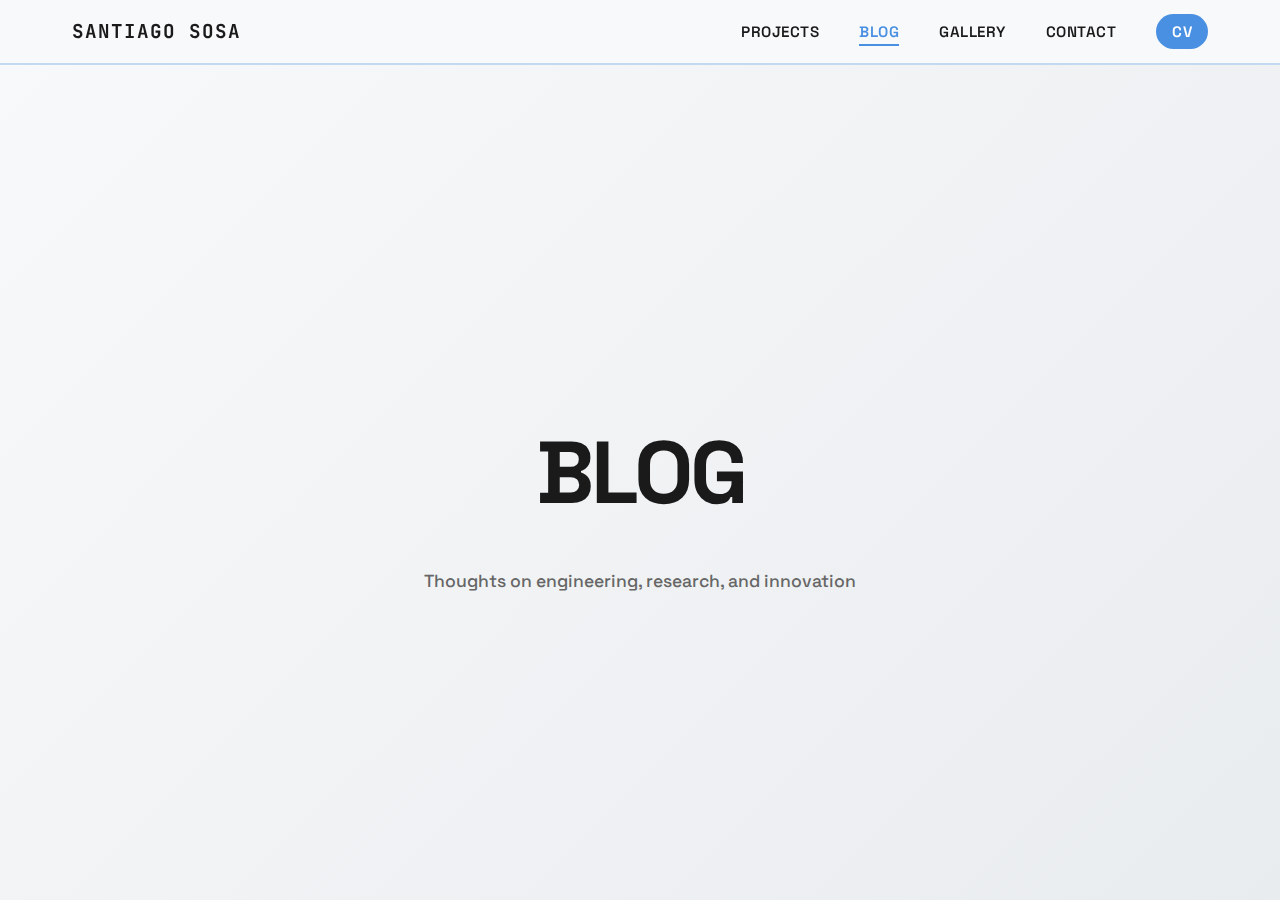
<file: blog.html>
<!DOCTYPE html>
<html lang="en">
<head>
    <meta charset="UTF-8">
    <meta name="viewport" content="width=device-width, initial-scale=1.0">
    <title>Blog - Santiago Sosa</title>
    <link href="https://fonts.googleapis.com/css2?family=Space+Grotesk:wght@300;400;500;600;700&family=JetBrains+Mono:wght@400;500;600;700&display=swap" rel="stylesheet">
    <link rel="stylesheet" href="css/styles.css">
</head>
<body>
    <nav class="nav">
        <div class="nav-container">
            <a href="index.html" class="nav-logo">Santiago Sosa</a>
            <ul class="nav-links">
                <li><a href="projects.html">Projects</a></li>
                <li><a href="blog.html" class="active">Blog</a></li>
                <li><a href="gallery.html">Gallery</a></li>
                <li><a href="contact.html">Contact</a></li>
                <li><a href="assets/Santiago_Sosa_CV.pdf" class="cv-link" target="_blank">CV</a></li>
            </ul>
            <button class="mobile-menu-toggle">☰</button>
        </div>
    </nav>

    <main>
        <section class="hero-section">
            <div class="hero-content">
                <h1>Blog</h1>
                <div class="tagline">Thoughts on engineering, research, and innovation</div>
            </div>
        </section>
        
        <!-- Add your blog content here -->
    </main>

    <script src="js/main.js"></script>
</body>
</html>
</file>
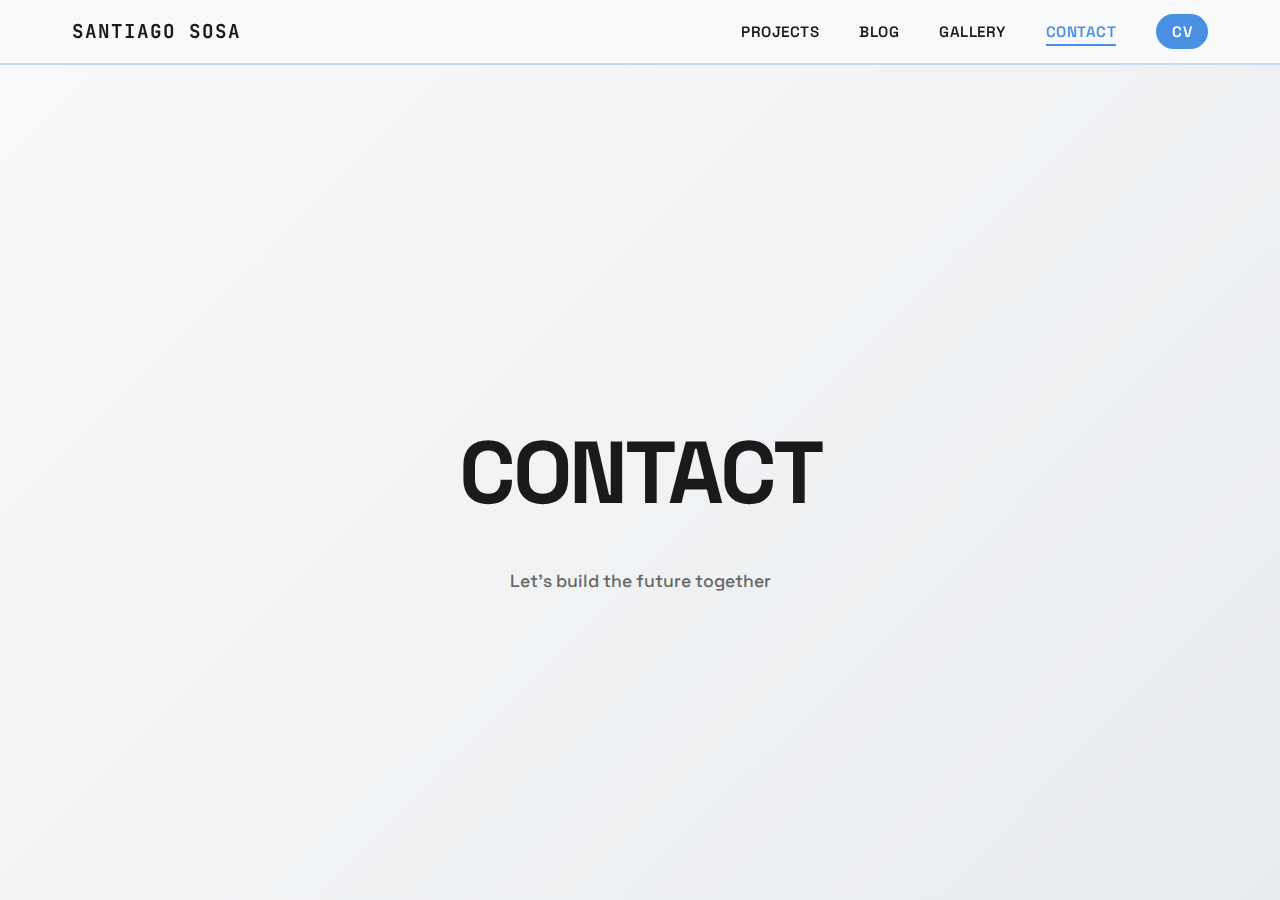
<file: contact.html>
<!DOCTYPE html>
<html lang="en">
<head>
    <meta charset="UTF-8">
    <meta name="viewport" content="width=device-width, initial-scale=1.0">
    <title>Contact - Santiago Sosa</title>
    <link href="https://fonts.googleapis.com/css2?family=Space+Grotesk:wght@300;400;500;600;700&family=JetBrains+Mono:wght@400;500;600;700&display=swap" rel="stylesheet">
    <link rel="stylesheet" href="css/styles.css">
</head>
<body>
    <nav class="nav">
        <div class="nav-container">
            <a href="index.html" class="nav-logo">Santiago Sosa</a>
            <ul class="nav-links">
                <li><a href="projects.html">Projects</a></li>
                <li><a href="blog.html">Blog</a></li>
                <li><a href="gallery.html">Gallery</a></li>
                <li><a href="contact.html" class="active">Contact</a></li>
                <li><a href="assets/Santiago_Sosa_CV.pdf" class="cv-link" target="_blank">CV</a></li>
            </ul>
            <button class="mobile-menu-toggle">☰</button>
        </div>
    </nav>

    <main>
        <section class="hero-section">
            <div class="hero-content">
                <h1>Contact</h1>
                <div class="tagline">Let's build the future together</div>
            </div>
        </section>
        
        <!-- Add your contact content here -->
    </main>

    <script src="js/main.js"></script>
</body>
</html>
</file>
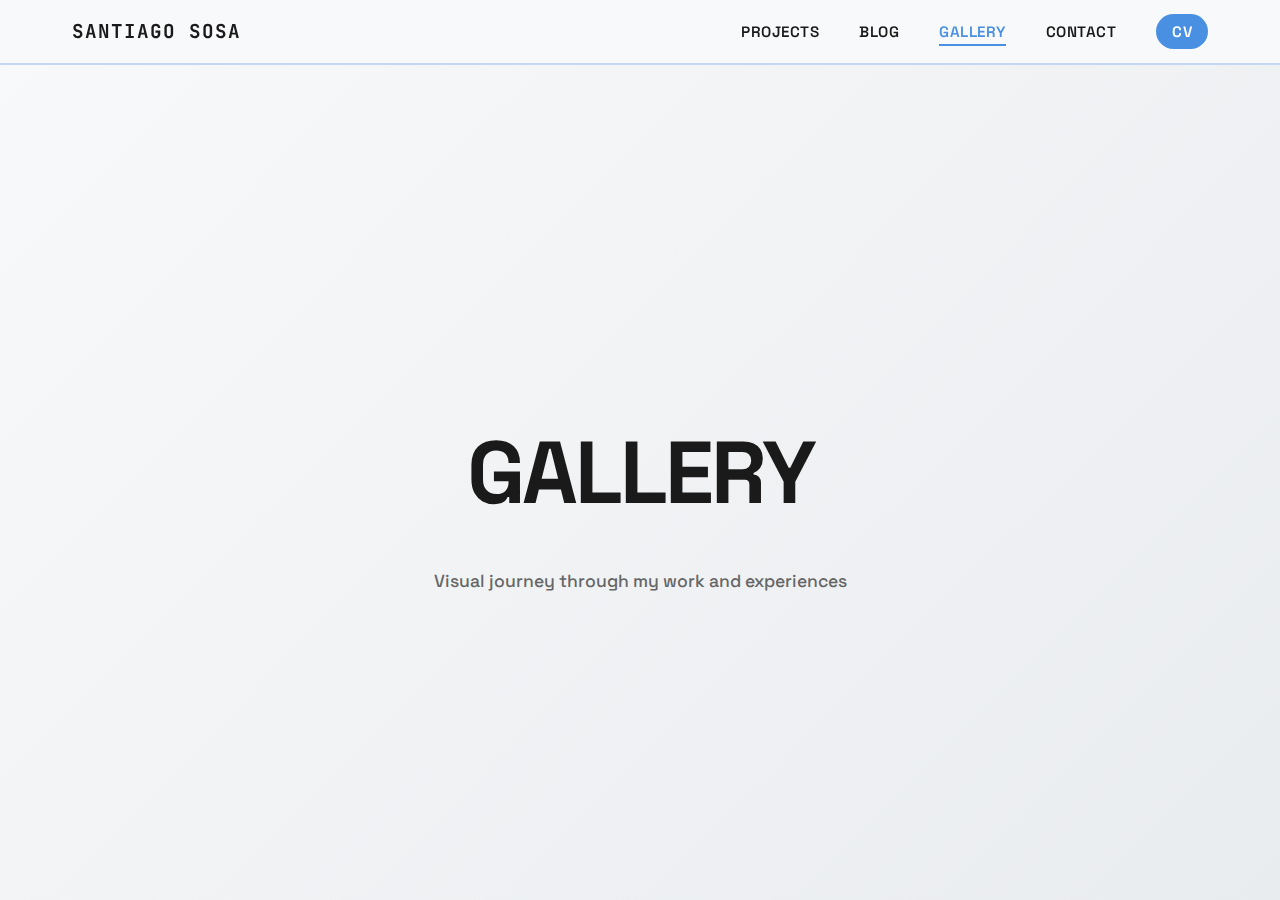
<file: gallery.html>
<!DOCTYPE html>
<html lang="en">
<head>
    <meta charset="UTF-8">
    <meta name="viewport" content="width=device-width, initial-scale=1.0">
    <title>Gallery - Santiago Sosa</title>
    <link href="https://fonts.googleapis.com/css2?family=Space+Grotesk:wght@300;400;500;600;700&family=JetBrains+Mono:wght@400;500;600;700&display=swap" rel="stylesheet">
    <link rel="stylesheet" href="css/styles.css">
</head>
<body>
    <nav class="nav">
        <div class="nav-container">
            <a href="index.html" class="nav-logo">Santiago Sosa</a>
            <ul class="nav-links">
                <li><a href="projects.html">Projects</a></li>
                <li><a href="blog.html">Blog</a></li>
                <li><a href="gallery.html" class="active">Gallery</a></li>
                <li><a href="contact.html">Contact</a></li>
                <li><a href="assets/Santiago_Sosa_CV.pdf" class="cv-link" target="_blank">CV</a></li>
            </ul>
            <button class="mobile-menu-toggle">☰</button>
        </div>
    </nav>

    <main>
        <section class="hero-section">
            <div class="hero-content">
                <h1>Gallery</h1>
                <div class="tagline">Visual journey through my work and experiences</div>
            </div>
        </section>
        
        <!-- Add your gallery content here -->
    </main>

    <script src="js/main.js"></script>
</body>
</html>
</file>
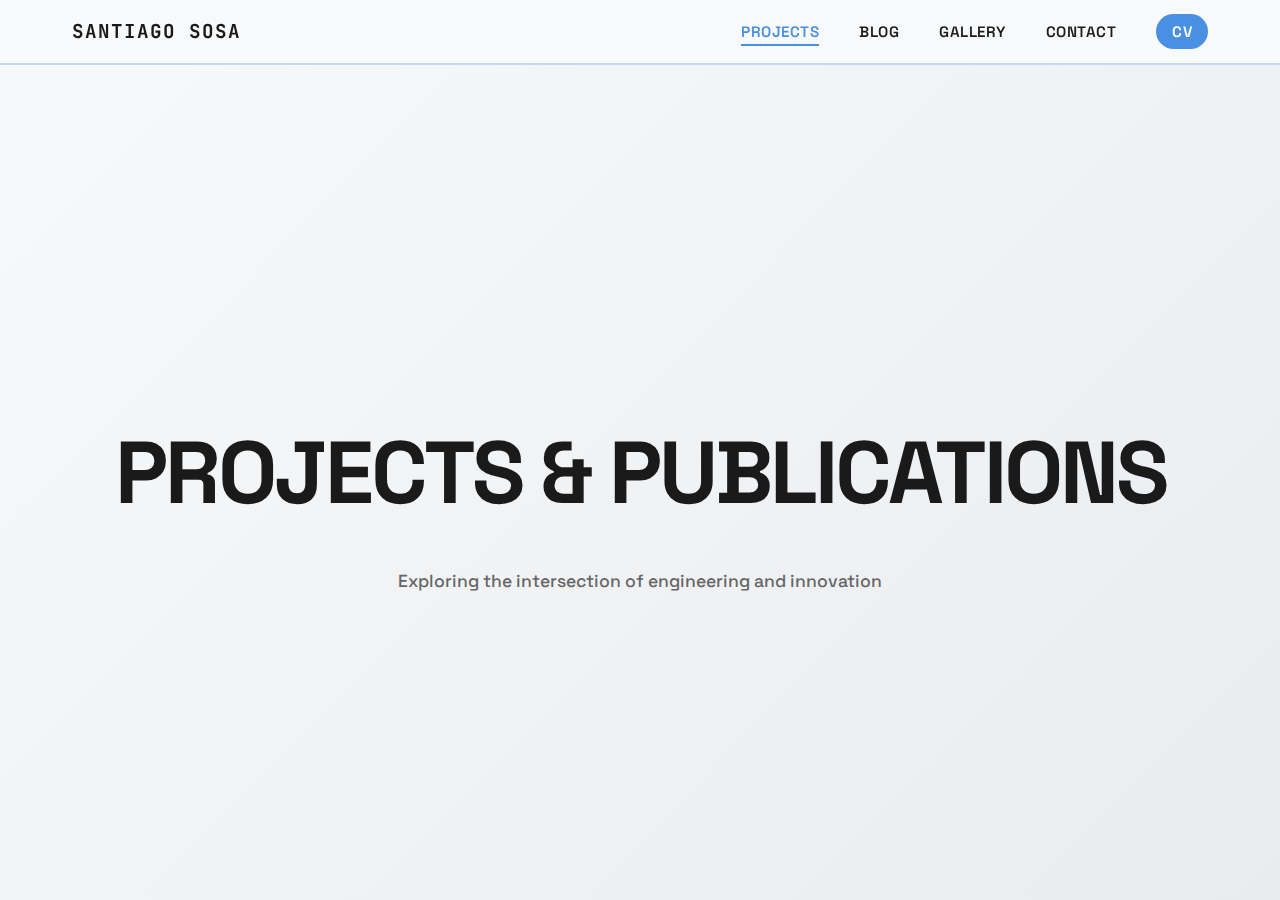
<file: projects.html>
<!DOCTYPE html>
<html lang="en">
<head>
    <meta charset="UTF-8">
    <meta name="viewport" content="width=device-width, initial-scale=1.0">
    <title>Projects & Publications - Santiago Sosa</title>
    <link href="https://fonts.googleapis.com/css2?family=Space+Grotesk:wght@300;400;500;600;700&family=JetBrains+Mono:wght@400;500;600;700&display=swap" rel="stylesheet">
    <link rel="stylesheet" href="css/styles.css">
</head>
<body>
    <nav class="nav">
        <div class="nav-container">
            <a href="index.html" class="nav-logo">Santiago Sosa</a>
            <ul class="nav-links">
                <li><a href="projects.html" class="active">Projects</a></li>
                <li><a href="blog.html">Blog</a></li>
                <li><a href="gallery.html">Gallery</a></li>
                <li><a href="contact.html">Contact</a></li>
                <li><a href="assets/Santiago_Sosa_CV.pdf" class="cv-link" target="_blank">CV</a></li>
            </ul>
            <button class="mobile-menu-toggle">☰</button>
        </div>
    </nav>

    <main>
        <section class="hero-section">
            <div class="hero-content">
                <h1>Projects & Publications</h1>
                <div class="tagline">Exploring the intersection of engineering and innovation</div>
            </div>
        </section>
        
        <!-- Add your projects content here -->
    </main>

    <script src="js/main.js"></script>
</body>
</html>
</file>
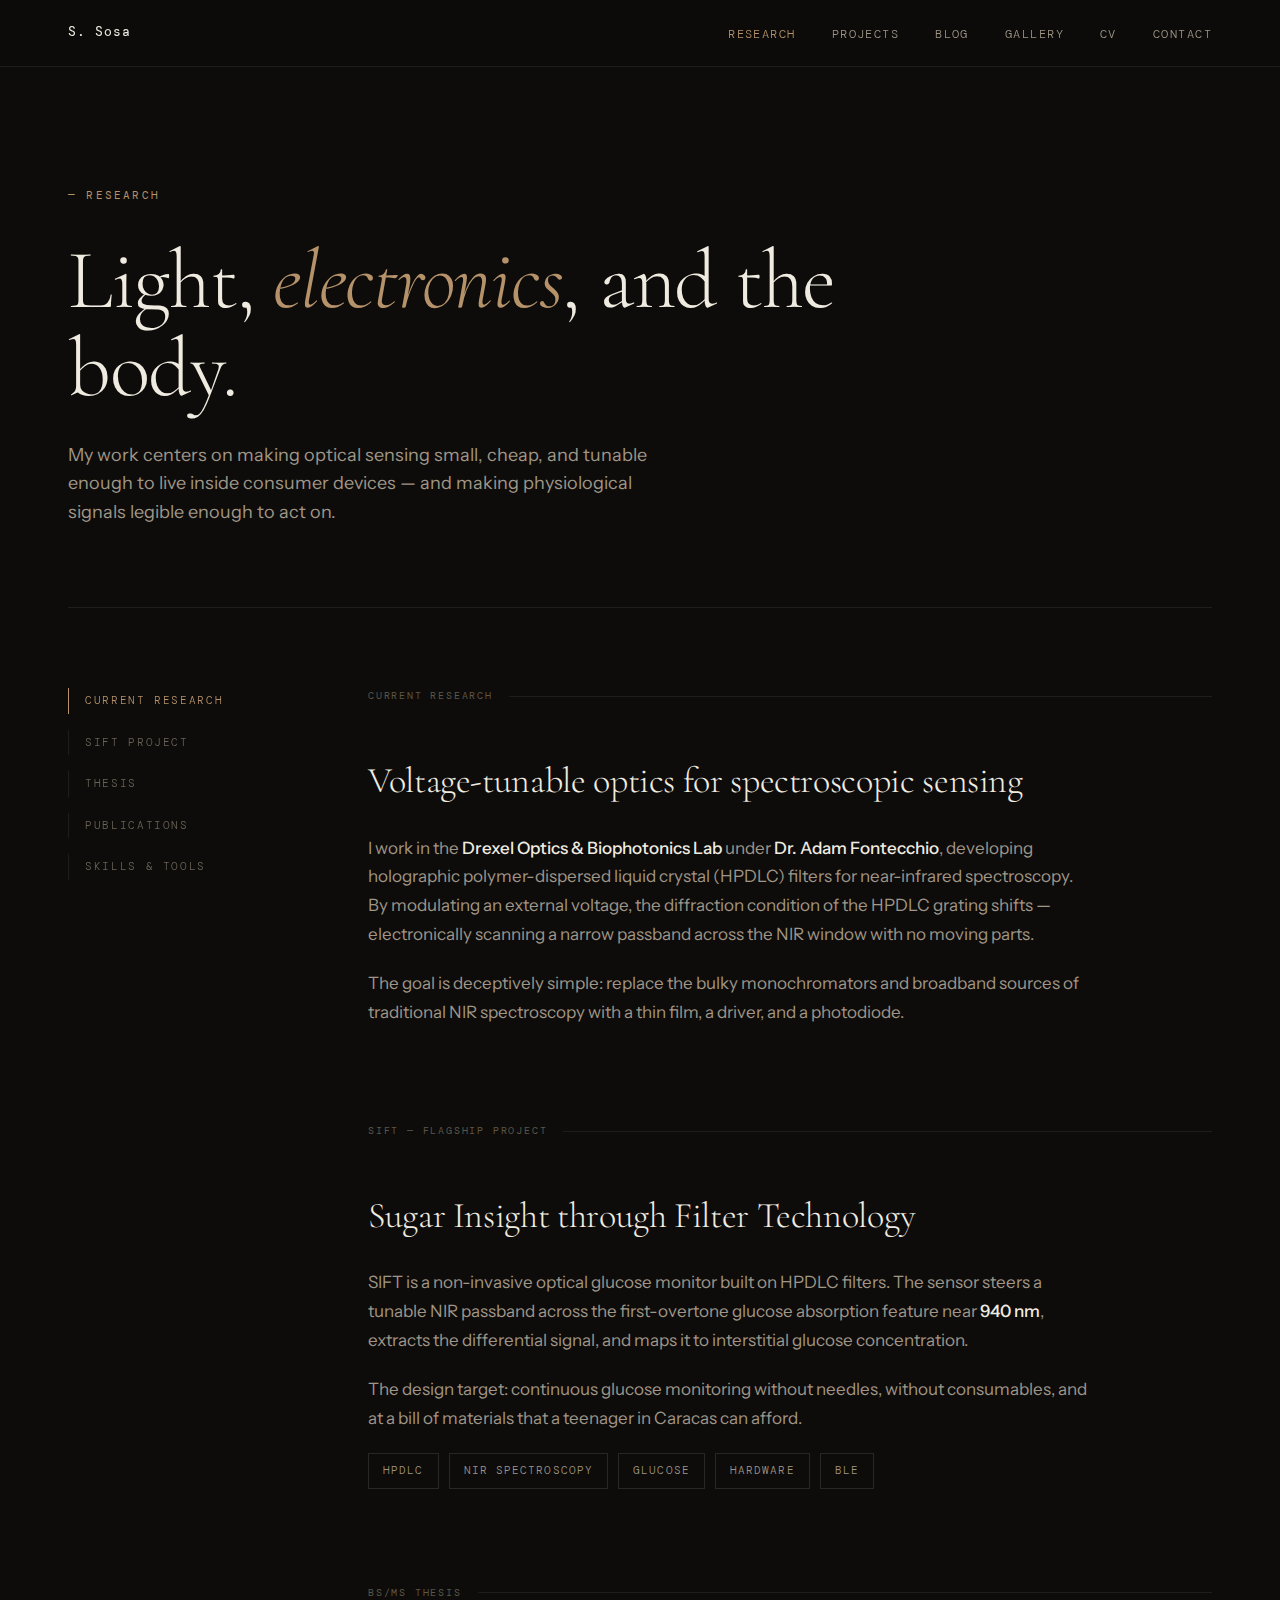
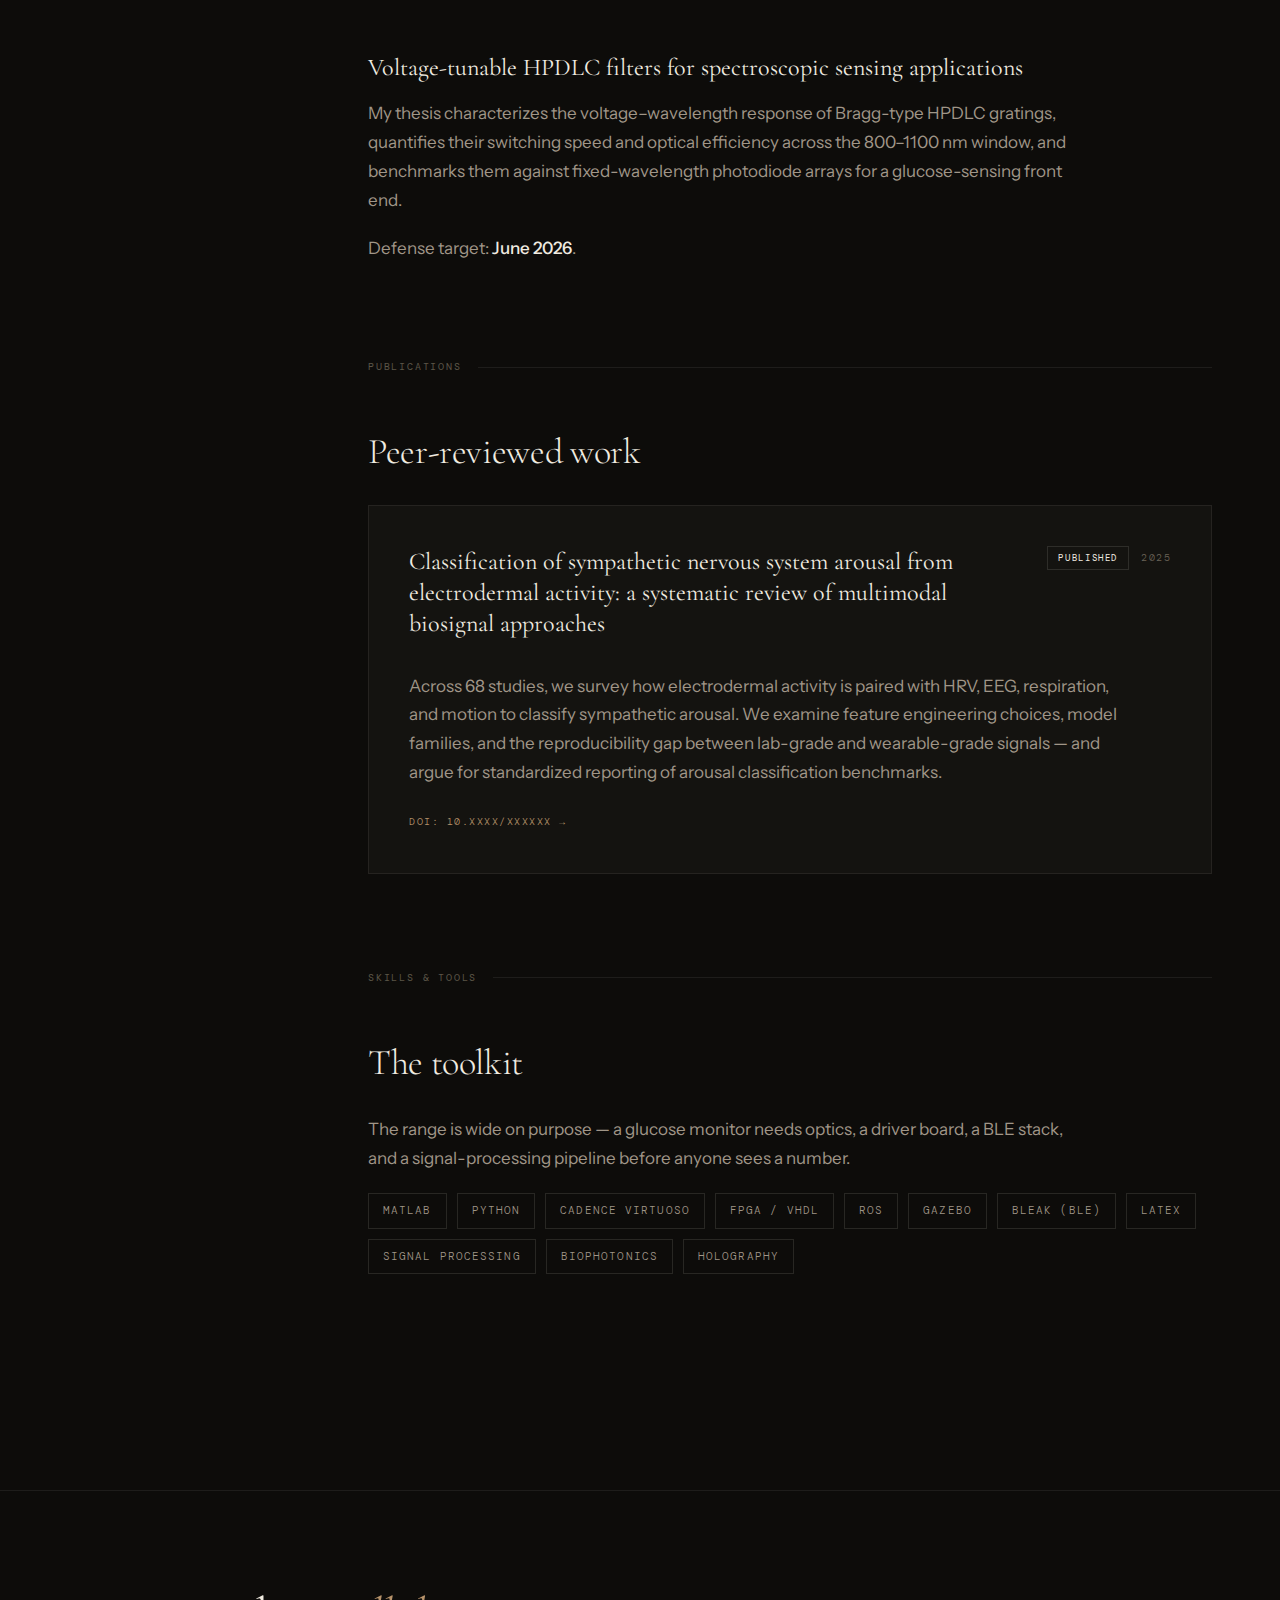
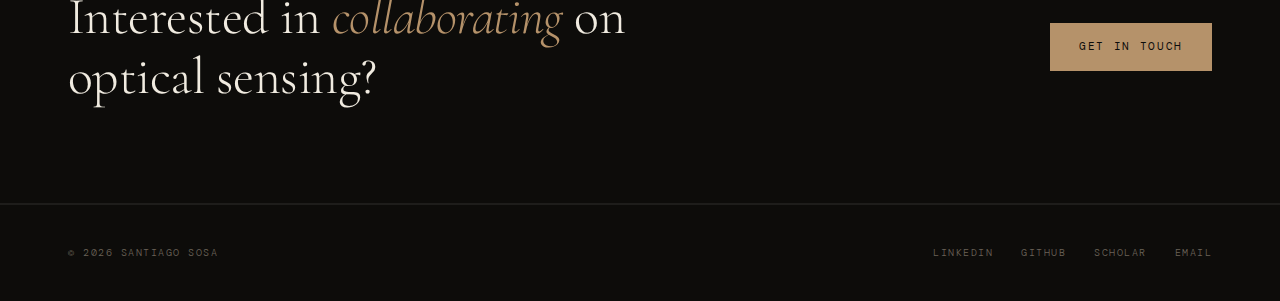
<file: research.html>
<!DOCTYPE html>
<html lang="en">
<head>
    <meta charset="UTF-8" />
    <meta name="viewport" content="width=device-width, initial-scale=1.0" />
    <title>Research — Santiago X. Sosa</title>
    <meta name="description" content="Non-invasive optical glucose monitoring, HPDLC filters, and published work on EDA and sympathetic arousal classification." />
    <link rel="icon" type="image/svg+xml" href="assets/favicon.svg" />
    <link rel="preconnect" href="https://fonts.googleapis.com" />
    <link rel="preconnect" href="https://fonts.gstatic.com" crossorigin />
    <link href="https://fonts.googleapis.com/css2?family=Cormorant+Garamond:ital,wght@0,300;0,400;1,300;1,400&family=DM+Mono:wght@300;400&family=Instrument+Sans:wght@300;400;500&display=swap" rel="stylesheet" />
    <link rel="stylesheet" href="styles.css" />
</head>
<body>

<nav class="nav">
    <div class="nav-inner">
        <a href="index.html" class="nav-logo">S. Sosa</a>
        <button class="nav-toggle" aria-label="Toggle navigation" aria-expanded="false">
            <span></span><span></span><span></span>
        </button>
        <ul class="nav-links">
            <li><a href="research.html" class="active">Research</a></li>
            <li><a href="projects.html">Projects</a></li>
            <li><a href="blog.html">Blog</a></li>
            <li><a href="gallery.html">Gallery</a></li>
            <li><a href="assets/Santiago_Sosa_CV.pdf">CV</a></li>
            <li><a href="contact.html">Contact</a></li>
        </ul>
    </div>
</nav>

<main>

    <section class="page-hero">
        <div class="container">
            <div class="page-hero-label">— Research</div>
            <h1>Light, <em>electronics</em>, and the body.</h1>
            <p class="page-hero-sub">
                My work centers on making optical sensing small, cheap, and tunable enough to live inside consumer devices — and making physiological signals legible enough to act on.
            </p>
        </div>
    </section>

    <div class="container">
        <div class="research-layout">

            <aside class="research-sidebar">
                <ul>
                    <li><a href="#current">Current Research</a></li>
                    <li><a href="#sift">SIFT Project</a></li>
                    <li><a href="#thesis">Thesis</a></li>
                    <li><a href="#publications">Publications</a></li>
                    <li><a href="#skills">Skills &amp; Tools</a></li>
                </ul>
            </aside>

            <div class="research-content">

                <section id="current">
                    <div class="section-label">Current Research</div>
                    <h2>Voltage-tunable optics for spectroscopic sensing</h2>
                    <p>
                        I work in the <strong>Drexel Optics &amp; Biophotonics Lab</strong> under <strong>Dr. Adam Fontecchio</strong>, developing holographic polymer-dispersed liquid crystal (HPDLC) filters for near-infrared spectroscopy. By modulating an external voltage, the diffraction condition of the HPDLC grating shifts — electronically scanning a narrow passband across the NIR window with no moving parts.
                    </p>
                    <p>
                        The goal is deceptively simple: replace the bulky monochromators and broadband sources of traditional NIR spectroscopy with a thin film, a driver, and a photodiode.
                    </p>
                </section>

                <section id="sift">
                    <div class="section-label">SIFT — Flagship Project</div>
                    <h2>Sugar Insight through Filter Technology</h2>
                    <p>
                        SIFT is a non-invasive optical glucose monitor built on HPDLC filters. The sensor steers a tunable NIR passband across the first-overtone glucose absorption feature near <strong>940 nm</strong>, extracts the differential signal, and maps it to interstitial glucose concentration.
                    </p>
                    <p>
                        The design target: continuous glucose monitoring without needles, without consumables, and at a bill of materials that a teenager in Caracas can afford.
                    </p>
                    <div class="tag-list">
                        <span class="tag">HPDLC</span>
                        <span class="tag">NIR Spectroscopy</span>
                        <span class="tag">Glucose</span>
                        <span class="tag">Hardware</span>
                        <span class="tag">BLE</span>
                    </div>
                </section>

                <section id="thesis">
                    <div class="section-label">BS/MS Thesis</div>
                    <h3>Voltage-tunable HPDLC filters for spectroscopic sensing applications</h3>
                    <p>
                        My thesis characterizes the voltage–wavelength response of Bragg-type HPDLC gratings, quantifies their switching speed and optical efficiency across the 800–1100 nm window, and benchmarks them against fixed-wavelength photodiode arrays for a glucose-sensing front end.
                    </p>
                    <p>
                        Defense target: <strong>June 2026</strong>.
                    </p>
                </section>

                <section id="publications">
                    <div class="section-label">Publications</div>
                    <h2>Peer-reviewed work</h2>

                    <div class="pub-card">
                        <div class="pub-header">
                            <h3 class="pub-title">
                                Classification of sympathetic nervous system arousal from electrodermal activity: a systematic review of multimodal biosignal approaches
                            </h3>
                            <div class="pub-meta">
                                <span class="status-badge status-published">Published</span>
                                <span>2025</span>
                            </div>
                        </div>
                        <p class="pub-abstract">
                            Across 68 studies, we survey how electrodermal activity is paired with HRV, EEG, respiration, and motion to classify sympathetic arousal. We examine feature engineering choices, model families, and the reproducibility gap between lab-grade and wearable-grade signals — and argue for standardized reporting of arousal classification benchmarks.
                        </p>
                        <a href="#" class="pub-doi">DOI: 10.xxxx/xxxxxx →</a>
                    </div>
                </section>

                <section id="skills">
                    <div class="section-label">Skills &amp; Tools</div>
                    <h2>The toolkit</h2>
                    <p>
                        The range is wide on purpose — a glucose monitor needs optics, a driver board, a BLE stack, and a signal-processing pipeline before anyone sees a number.
                    </p>
                    <div class="tag-list">
                        <span class="tag">MATLAB</span>
                        <span class="tag">Python</span>
                        <span class="tag">Cadence Virtuoso</span>
                        <span class="tag">FPGA / VHDL</span>
                        <span class="tag">ROS</span>
                        <span class="tag">Gazebo</span>
                        <span class="tag">bleak (BLE)</span>
                        <span class="tag">LaTeX</span>
                        <span class="tag">Signal Processing</span>
                        <span class="tag">Biophotonics</span>
                        <span class="tag">Holography</span>
                    </div>
                </section>

            </div>
        </div>
    </div>

    <section class="cta-band">
        <div class="container">
            <div class="cta-band-inner">
                <div class="cta-text">Interested in <em>collaborating</em> on optical sensing?</div>
                <div class="cta-band-cta">
                    <a href="contact.html" class="btn btn-primary">Get in Touch</a>
                </div>
            </div>
        </div>
    </section>

</main>

<footer class="footer">
    <div class="container footer-inner">
        <div>© 2026 Santiago Sosa</div>
        <ul class="footer-links">
            <li><a href="https://www.linkedin.com/in/santiagoxsosa">LinkedIn</a></li>
            <li><a href="https://github.com/SantiagoxSosa">GitHub</a></li>
            <li><a href="https://scholar.google.com">Scholar</a></li>
            <li><a href="mailto:santisosap@gmail.com">Email</a></li>
        </ul>
    </div>
</footer>

<script src="main.js"></script>
</body>
</html>
</file>
<file: styles.css>
/* ============================================================
   S. Sosa — site styles
   ============================================================ */

:root {
    --bg: #0D0C0A;
    --surface: #141310;
    --border-subtle: rgba(240, 235, 224, 0.08);
    --border-mid: rgba(240, 235, 224, 0.12);
    --text: #F0EBE0;
    --text-secondary: #A09688;
    --text-muted: #6B6358;
    --text-faint: #5C5648;
    --text-very-faint: #3A3830;
    --accent: #B5926A;
    --accent-hover: #C8A87E;

    --font-display: 'Cormorant Garamond', serif;
    --font-mono: 'DM Mono', monospace;
    --font-body: 'Instrument Sans', sans-serif;

    --max-width: 1240px;
    --pad-x: 48px;
}

* {
    box-sizing: border-box;
    margin: 0;
    padding: 0;
}

html {
    scroll-behavior: smooth;
    background: var(--bg);
}

body {
    background: var(--bg);
    color: var(--text);
    font-family: var(--font-body);
    font-weight: 300;
    font-size: 16px;
    line-height: 1.6;
    -webkit-font-smoothing: antialiased;
    -moz-osx-font-smoothing: grayscale;
    animation: fadeIn 0.4s ease;
}

@keyframes fadeIn {
    from { opacity: 0; }
    to   { opacity: 1; }
}

a {
    color: inherit;
    text-decoration: none;
    transition: color 0.2s ease;
}

img { max-width: 100%; display: block; }

button, input, select, textarea { font: inherit; color: inherit; }

::selection { background: var(--accent); color: var(--bg); }

/* ---------- Layout primitives ---------- */

.container {
    max-width: var(--max-width);
    margin: 0 auto;
    padding: 0 var(--pad-x);
}

.section {
    padding: 120px 0;
    border-top: 0.5px solid var(--border-subtle);
}

.section-label {
    font-family: var(--font-mono);
    font-weight: 400;
    font-size: 10px;
    letter-spacing: 0.18em;
    text-transform: uppercase;
    color: var(--text-faint);
    display: flex;
    align-items: center;
    gap: 16px;
    margin-bottom: 48px;
}

.section-label::after {
    content: "";
    flex: 1;
    height: 0.5px;
    background: var(--border-subtle);
}

/* ---------- Navigation ---------- */

.nav {
    position: sticky;
    top: 0;
    z-index: 50;
    background: rgba(13, 12, 10, 0.92);
    backdrop-filter: blur(8px);
    -webkit-backdrop-filter: blur(8px);
    border-bottom: 0.5px solid var(--border-subtle);
}

.nav-inner {
    max-width: var(--max-width);
    margin: 0 auto;
    padding: 20px var(--pad-x);
    display: flex;
    justify-content: space-between;
    align-items: center;
}

.nav-logo {
    font-family: var(--font-mono);
    font-weight: 400;
    font-size: 13px;
    letter-spacing: 0.08em;
    color: var(--text);
}

.nav-links {
    display: flex;
    gap: 36px;
    list-style: none;
    align-items: center;
}

.nav-links a {
    font-family: var(--font-mono);
    font-weight: 300;
    font-size: 12px;
    letter-spacing: 0.12em;
    text-transform: uppercase;
    color: var(--text-secondary);
}

.nav-links a:hover { color: var(--text); }

.nav-links a.active {
    color: var(--accent);
}

.nav-toggle {
    display: none;
    background: none;
    border: none;
    cursor: pointer;
    padding: 8px;
    color: var(--text);
}

.nav-toggle span {
    display: block;
    width: 22px;
    height: 1px;
    background: currentColor;
    margin: 5px 0;
    transition: transform 0.2s ease, opacity 0.2s ease;
}

.nav-toggle.open span:nth-child(1) { transform: translateY(6px) rotate(45deg); }
.nav-toggle.open span:nth-child(2) { opacity: 0; }
.nav-toggle.open span:nth-child(3) { transform: translateY(-6px) rotate(-45deg); }

/* ---------- Buttons ---------- */

.btn {
    display: inline-flex;
    align-items: center;
    gap: 10px;
    padding: 14px 28px;
    font-family: var(--font-mono);
    font-weight: 400;
    font-size: 11px;
    letter-spacing: 0.15em;
    text-transform: uppercase;
    border: 0.5px solid transparent;
    cursor: pointer;
    transition: background 0.2s ease, color 0.2s ease, border-color 0.2s ease;
}

.btn-primary {
    background: var(--accent);
    color: var(--bg);
}

.btn-primary:hover {
    background: var(--accent-hover);
}

.btn-ghost {
    background: transparent;
    color: var(--text);
    border-color: var(--border-mid);
}

.btn-ghost:hover {
    border-color: var(--accent);
    color: var(--accent);
}

.btn-link {
    display: inline-flex;
    align-items: center;
    gap: 10px;
    font-family: var(--font-mono);
    font-weight: 400;
    font-size: 11px;
    letter-spacing: 0.15em;
    text-transform: uppercase;
    color: var(--text);
    padding: 14px 0;
}

.btn-link:hover { color: var(--accent); }

/* ---------- Hero (index) ---------- */

.hero {
    padding: 140px 0 120px;
}

.hero-eyebrow {
    display: flex;
    align-items: center;
    gap: 16px;
    font-family: var(--font-mono);
    font-weight: 400;
    font-size: 11px;
    letter-spacing: 0.18em;
    text-transform: uppercase;
    color: var(--accent);
    margin-bottom: 48px;
}

.hero-eyebrow::before {
    content: "";
    width: 32px;
    height: 0.5px;
    background: var(--accent);
}

.hero-name {
    font-family: var(--font-display);
    font-weight: 300;
    font-size: clamp(64px, 11vw, 108px);
    line-height: 1;
    letter-spacing: -0.02em;
    margin-bottom: 40px;
}

.hero-name .hero-name-accent {
    font-style: italic;
    color: var(--accent);
}

.hero-tagline {
    font-family: var(--font-mono);
    font-weight: 300;
    font-size: 12px;
    letter-spacing: 0.25em;
    text-transform: uppercase;
    color: var(--text-secondary);
    margin-bottom: 48px;
}

.hero-bio {
    font-family: var(--font-body);
    font-weight: 300;
    font-size: 19px;
    line-height: 1.65;
    color: var(--text-secondary);
    max-width: 640px;
    margin-bottom: 56px;
}

.hero-ctas {
    display: flex;
    gap: 16px;
    align-items: center;
    flex-wrap: wrap;
}

/* ---------- Stats bar ---------- */

.stats {
    display: grid;
    grid-template-columns: repeat(4, 1fr);
    background: var(--border-subtle);
    gap: 1px;
    border-top: 0.5px solid var(--border-subtle);
    border-bottom: 0.5px solid var(--border-subtle);
}

.stat {
    background: var(--bg);
    padding: 48px 32px;
}

.stat-number {
    font-family: var(--font-display);
    font-weight: 300;
    font-size: 42px;
    line-height: 1;
    color: var(--text);
    margin-bottom: 12px;
}

.stat-label {
    font-family: var(--font-mono);
    font-weight: 300;
    font-size: 10px;
    letter-spacing: 0.18em;
    text-transform: uppercase;
    color: var(--text-muted);
}

/* ---------- Project cards ---------- */

.projects-grid {
    display: grid;
    grid-template-columns: 1fr;
    gap: 0;
    border-top: 0.5px solid var(--border-subtle);
}

.project-card {
    padding: 48px 0;
    border-bottom: 0.5px solid var(--border-subtle);
    display: grid;
    grid-template-columns: 1fr 1fr;
    gap: 64px;
    align-items: center;
}

.project-card.project-featured {
    padding: 72px 0;
}

.project-card-text .project-tag,
.project-tag {
    font-family: var(--font-mono);
    font-weight: 400;
    font-size: 10px;
    letter-spacing: 0.18em;
    text-transform: uppercase;
    color: var(--text-muted);
    margin-bottom: 24px;
}

.project-title {
    font-family: var(--font-display);
    font-weight: 300;
    font-size: 42px;
    line-height: 1.1;
    letter-spacing: -0.01em;
    margin-bottom: 20px;
    color: var(--text);
}

.project-featured .project-title {
    font-size: 54px;
}

.project-desc {
    font-family: var(--font-body);
    font-weight: 300;
    font-size: 16px;
    line-height: 1.6;
    color: var(--text-secondary);
    margin-bottom: 32px;
    max-width: 560px;
}

.project-link {
    font-family: var(--font-mono);
    font-weight: 400;
    font-size: 11px;
    letter-spacing: 0.15em;
    text-transform: uppercase;
    color: var(--accent);
    display: inline-flex;
    align-items: center;
    gap: 10px;
}

.project-link:hover { color: var(--accent-hover); }

/* Inline bar chart (SIFT viz) */
.viz {
    border: 0.5px solid var(--border-subtle);
    padding: 40px;
    background: var(--surface);
}

.viz-label {
    font-family: var(--font-mono);
    font-weight: 400;
    font-size: 10px;
    letter-spacing: 0.18em;
    text-transform: uppercase;
    color: var(--text-faint);
    margin-bottom: 24px;
    display: flex;
    justify-content: space-between;
}

.viz-bars {
    display: flex;
    align-items: flex-end;
    gap: 4px;
    height: 180px;
    border-bottom: 0.5px solid var(--border-mid);
    padding-bottom: 1px;
}

.viz-bar {
    flex: 1;
    background: var(--accent);
    opacity: 0.25;
    transition: opacity 0.3s ease;
}

.viz-bar.viz-bar-peak { opacity: 0.95; }

.viz-x {
    display: flex;
    justify-content: space-between;
    margin-top: 12px;
    font-family: var(--font-mono);
    font-size: 10px;
    letter-spacing: 0.12em;
    color: var(--text-very-faint);
}

/* Projects page: 2-col card grid */
.card-grid {
    display: grid;
    grid-template-columns: repeat(2, 1fr);
    background: var(--border-subtle);
    gap: 1px;
    border: 0.5px solid var(--border-subtle);
}

.card {
    background: var(--bg);
    padding: 48px 40px;
    display: flex;
    flex-direction: column;
    min-height: 280px;
}

.card .project-tag { margin-bottom: 20px; }

.card .project-title {
    font-size: 32px;
    margin-bottom: 16px;
}

.card .project-desc {
    font-size: 15px;
    margin-bottom: auto;
    padding-bottom: 32px;
}

.card-footer {
    display: flex;
    justify-content: space-between;
    align-items: center;
    padding-top: 24px;
    border-top: 0.5px solid var(--border-subtle);
}

.status-badge {
    font-family: var(--font-mono);
    font-weight: 400;
    font-size: 9px;
    letter-spacing: 0.18em;
    text-transform: uppercase;
    color: var(--text-muted);
    padding: 4px 10px;
    border: 0.5px solid var(--border-mid);
}

.status-active { color: var(--accent); border-color: var(--accent); }
.status-published { color: var(--text); }

/* ---------- Giants section ---------- */

.giants-quote {
    font-family: var(--font-display);
    font-weight: 300;
    font-style: italic;
    font-size: 36px;
    line-height: 1.3;
    color: var(--text);
    max-width: 720px;
    margin: 0 auto 72px;
    text-align: center;
}

.giants-grid {
    display: grid;
    grid-template-columns: repeat(3, 1fr);
    background: var(--border-subtle);
    gap: 1px;
    border: 0.5px solid var(--border-subtle);
}

.giant {
    background: var(--bg);
    padding: 48px 36px;
}

.giant-icon {
    color: var(--accent);
    font-size: 18px;
    margin-bottom: 32px;
}

.giant-name {
    font-family: var(--font-display);
    font-weight: 400;
    font-size: 26px;
    margin-bottom: 8px;
}

.giant-role {
    font-family: var(--font-mono);
    font-weight: 300;
    font-size: 10px;
    letter-spacing: 0.18em;
    text-transform: uppercase;
    color: var(--text-muted);
    margin-bottom: 28px;
}

.giant-quote {
    font-family: var(--font-display);
    font-style: italic;
    font-weight: 300;
    font-size: 18px;
    line-height: 1.5;
    color: var(--text-secondary);
}

/* ---------- CTA band ---------- */

.cta-band {
    border-top: 0.5px solid var(--border-subtle);
    border-bottom: 0.5px solid var(--border-subtle);
    padding: 96px 0;
}

.cta-band-inner {
    display: grid;
    grid-template-columns: 2fr 1fr;
    gap: 48px;
    align-items: center;
}

.cta-text {
    font-family: var(--font-display);
    font-weight: 300;
    font-size: 52px;
    line-height: 1.15;
    letter-spacing: -0.01em;
    color: var(--text);
    max-width: 640px;
}

.cta-text em {
    font-style: italic;
    color: var(--accent);
}

.cta-band-cta {
    text-align: right;
}

/* ---------- Footer ---------- */

.footer {
    border-top: 0.5px solid var(--border-subtle);
    padding: 40px 0;
}

.footer-inner {
    display: flex;
    justify-content: space-between;
    align-items: center;
    flex-wrap: wrap;
    gap: 24px;
    font-family: var(--font-mono);
    font-weight: 300;
    font-size: 10px;
    letter-spacing: 0.15em;
    text-transform: uppercase;
    color: var(--text-muted);
}

.footer-links {
    display: flex;
    gap: 28px;
    list-style: none;
}

.footer-links a:hover { color: var(--accent); }

/* ---------- Page hero (secondary pages) ---------- */

.page-hero {
    padding: 120px 0 80px;
}

.page-hero-label {
    font-family: var(--font-mono);
    font-weight: 400;
    font-size: 11px;
    letter-spacing: 0.2em;
    text-transform: uppercase;
    color: var(--accent);
    margin-bottom: 32px;
}

.page-hero h1 {
    font-family: var(--font-display);
    font-weight: 300;
    font-size: clamp(48px, 7vw, 84px);
    line-height: 1.05;
    letter-spacing: -0.015em;
    color: var(--text);
    max-width: 860px;
}

.page-hero h1 em { font-style: italic; color: var(--accent); }

.page-hero-sub {
    font-family: var(--font-body);
    font-weight: 300;
    font-size: 18px;
    line-height: 1.6;
    color: var(--text-secondary);
    max-width: 620px;
    margin-top: 28px;
}

/* ---------- Research page ---------- */

.research-layout {
    display: grid;
    grid-template-columns: 220px 1fr;
    gap: 80px;
    padding: 80px 0 120px;
    border-top: 0.5px solid var(--border-subtle);
}

.research-sidebar {
    position: sticky;
    top: 100px;
    align-self: start;
}

.research-sidebar ul {
    list-style: none;
    display: flex;
    flex-direction: column;
    gap: 16px;
}

.research-sidebar a {
    font-family: var(--font-mono);
    font-weight: 300;
    font-size: 11px;
    letter-spacing: 0.15em;
    text-transform: uppercase;
    color: var(--text-muted);
    padding-left: 16px;
    border-left: 0.5px solid var(--border-subtle);
    display: block;
    padding-top: 4px;
    padding-bottom: 4px;
}

.research-sidebar a:hover,
.research-sidebar a.active {
    color: var(--accent);
    border-left-color: var(--accent);
}

.research-content > section {
    margin-bottom: 96px;
}

.research-content h2 {
    font-family: var(--font-display);
    font-weight: 300;
    font-size: 36px;
    letter-spacing: -0.01em;
    margin-bottom: 24px;
    color: var(--text);
}

.research-content h3 {
    font-family: var(--font-display);
    font-weight: 400;
    font-size: 24px;
    margin-bottom: 12px;
    color: var(--text);
}

.research-content p {
    font-size: 17px;
    line-height: 1.7;
    color: var(--text-secondary);
    margin-bottom: 20px;
    max-width: 720px;
}

.research-content p strong {
    font-weight: 500;
    color: var(--text);
}

.pub-card {
    border: 0.5px solid var(--border-subtle);
    padding: 40px;
    background: var(--surface);
}

.pub-header {
    display: flex;
    justify-content: space-between;
    align-items: flex-start;
    gap: 24px;
    margin-bottom: 20px;
    flex-wrap: wrap;
}

.pub-title {
    font-family: var(--font-display);
    font-weight: 400;
    font-size: 24px;
    line-height: 1.3;
    color: var(--text);
    max-width: 560px;
}

.pub-meta {
    font-family: var(--font-mono);
    font-size: 10px;
    letter-spacing: 0.15em;
    text-transform: uppercase;
    color: var(--text-muted);
    display: flex;
    gap: 12px;
    align-items: center;
    flex-shrink: 0;
}

.pub-abstract {
    font-size: 15px;
    line-height: 1.65;
    color: var(--text-secondary);
    margin-bottom: 28px;
    max-width: 720px;
}

.pub-doi {
    font-family: var(--font-mono);
    font-size: 10px;
    letter-spacing: 0.15em;
    text-transform: uppercase;
    color: var(--accent);
}

.tag-list {
    display: flex;
    flex-wrap: wrap;
    gap: 10px;
    margin-top: 12px;
}

.tag {
    font-family: var(--font-mono);
    font-weight: 300;
    font-size: 11px;
    letter-spacing: 0.1em;
    text-transform: uppercase;
    color: var(--text-secondary);
    padding: 8px 14px;
    border: 0.5px solid var(--border-mid);
}

/* ---------- Blog ---------- */

.blog-list {
    border-top: 0.5px solid var(--border-subtle);
}

.post-card {
    display: grid;
    grid-template-columns: 180px 1fr auto;
    gap: 48px;
    align-items: center;
    padding: 44px 0;
    border-bottom: 0.5px solid var(--border-subtle);
    transition: opacity 0.2s ease;
}

.post-card:hover { opacity: 0.85; }

.post-meta {
    font-family: var(--font-mono);
    font-size: 10px;
    letter-spacing: 0.15em;
    text-transform: uppercase;
    color: var(--text-muted);
}

.post-meta-tag { color: var(--accent); display: block; margin-bottom: 8px; }

.post-title {
    font-family: var(--font-display);
    font-weight: 300;
    font-size: 32px;
    line-height: 1.25;
    color: var(--text);
    margin-bottom: 10px;
    letter-spacing: -0.01em;
}

.post-excerpt {
    font-size: 15px;
    line-height: 1.6;
    color: var(--text-secondary);
    max-width: 620px;
}

.post-read {
    font-family: var(--font-mono);
    font-size: 11px;
    letter-spacing: 0.15em;
    text-transform: uppercase;
    color: var(--accent);
    white-space: nowrap;
}

/* ---------- Gallery ---------- */

.gallery-filters {
    display: flex;
    gap: 8px;
    flex-wrap: wrap;
    margin-bottom: 48px;
    padding-bottom: 32px;
    border-bottom: 0.5px solid var(--border-subtle);
}

.filter-btn {
    font-family: var(--font-mono);
    font-weight: 300;
    font-size: 11px;
    letter-spacing: 0.15em;
    text-transform: uppercase;
    color: var(--text-muted);
    padding: 10px 18px;
    background: transparent;
    border: 0.5px solid var(--border-subtle);
    cursor: pointer;
    transition: color 0.2s ease, border-color 0.2s ease;
}

.filter-btn:hover { color: var(--text); }

.filter-btn.active {
    color: var(--accent);
    border-color: var(--accent);
}

.masonry {
    columns: 3;
    column-gap: 16px;
    padding-bottom: 120px;
}

.masonry-item {
    break-inside: avoid;
    background: var(--surface);
    border: 0.5px solid var(--border-subtle);
    margin-bottom: 16px;
    display: flex;
    align-items: flex-end;
    padding: 20px;
    color: var(--text-faint);
    font-family: var(--font-mono);
    font-size: 10px;
    letter-spacing: 0.15em;
    text-transform: uppercase;
}

.ar-3-4 { aspect-ratio: 3 / 4; }
.ar-1-1 { aspect-ratio: 1 / 1; }
.ar-4-5 { aspect-ratio: 4 / 5; }
.ar-2-3 { aspect-ratio: 2 / 3; }
.ar-16-9 { aspect-ratio: 16 / 9; }
.ar-3-2 { aspect-ratio: 3 / 2; }

/* ---------- Contact ---------- */

.contact-wrap {
    padding: 120px 0 160px;
    border-top: 0.5px solid var(--border-subtle);
    text-align: center;
}

.contact-heading {
    font-family: var(--font-display);
    font-weight: 300;
    font-size: clamp(56px, 9vw, 96px);
    line-height: 1.05;
    letter-spacing: -0.02em;
    margin-bottom: 32px;
}

.contact-heading em { font-style: italic; color: var(--accent); }

.contact-sub {
    font-family: var(--font-mono);
    font-size: 12px;
    letter-spacing: 0.2em;
    text-transform: uppercase;
    color: var(--text-secondary);
    margin-bottom: 96px;
}

.contact-cols {
    display: grid;
    grid-template-columns: 1fr 1fr;
    gap: 80px;
    max-width: 960px;
    margin: 0 auto;
    text-align: left;
    border-top: 0.5px solid var(--border-subtle);
    padding-top: 72px;
}

.contact-col .section-label { margin-bottom: 32px; }

.contact-intro {
    font-family: var(--font-body);
    font-size: 17px;
    line-height: 1.7;
    color: var(--text-secondary);
}

.contact-links {
    list-style: none;
    display: flex;
    flex-direction: column;
    gap: 28px;
}

.contact-link {
    display: block;
    padding: 20px 0;
    border-bottom: 0.5px solid var(--border-subtle);
}

.contact-link-label {
    font-family: var(--font-mono);
    font-size: 10px;
    letter-spacing: 0.2em;
    text-transform: uppercase;
    color: var(--text-muted);
    margin-bottom: 8px;
}

.contact-link-value {
    font-family: var(--font-display);
    font-weight: 400;
    font-size: 22px;
    color: var(--accent);
    transition: color 0.2s ease;
}

.contact-link:hover .contact-link-value { color: var(--accent-hover); }

/* ---------- Responsive ---------- */

@media (max-width: 980px) {
    :root { --pad-x: 32px; }

    .cta-band-inner { grid-template-columns: 1fr; text-align: left; }
    .cta-band-cta { text-align: left; }
    .cta-text { font-size: 40px; }

    .project-card {
        grid-template-columns: 1fr;
        gap: 40px;
    }
    .project-featured .project-title { font-size: 42px; }

    .research-layout { grid-template-columns: 1fr; gap: 48px; }
    .research-sidebar { position: static; }
    .research-sidebar ul { flex-direction: row; flex-wrap: wrap; gap: 8px; }
    .research-sidebar a { border-left: none; border: 0.5px solid var(--border-subtle); padding: 8px 14px; }

    .masonry { columns: 2; }
}

@media (max-width: 768px) {
    :root { --pad-x: 24px; }

    .section { padding: 80px 0; }
    .hero { padding: 80px 0; }

    .nav-toggle { display: block; }

    .nav-links {
        position: absolute;
        top: 100%;
        left: 0;
        right: 0;
        flex-direction: column;
        gap: 0;
        background: rgba(13, 12, 10, 0.98);
        backdrop-filter: blur(8px);
        -webkit-backdrop-filter: blur(8px);
        border-bottom: 0.5px solid var(--border-subtle);
        padding: 16px 0;
        transform: translateY(-8px);
        opacity: 0;
        pointer-events: none;
        transition: opacity 0.2s ease, transform 0.2s ease;
    }

    .nav-links.open {
        opacity: 1;
        transform: translateY(0);
        pointer-events: auto;
    }

    .nav-links a {
        display: block;
        padding: 14px var(--pad-x);
        border-bottom: 0.5px solid var(--border-subtle);
    }

    .nav-links li:last-child a { border-bottom: none; }

    .stats { grid-template-columns: repeat(2, 1fr); }

    .card-grid,
    .giants-grid {
        grid-template-columns: 1fr;
    }

    .post-card {
        grid-template-columns: 1fr;
        gap: 12px;
    }

    .masonry { columns: 1; }

    .contact-cols { grid-template-columns: 1fr; gap: 48px; }

    .giants-quote { font-size: 26px; }
}
</file>
<file: css/styles.css>
/* Global Reset and Base Styles */
* {
    margin: 0;
    padding: 0;
    box-sizing: border-box;
}

:root {
    /* Color Variables for Easy Theming */
    --primary-dark: #1a1a1a;
    --primary-light: #f8f9fa;
    --accent-blue: #4a90e2;
    --accent-cyan: #4ecdc4;
    --text-primary: #1a1a1a;
    --text-secondary: #4a4a4a;
    --text-tertiary: #666;
    --text-light: #bbb;
    --bg-light: #f8f9fa;
    --bg-white: #fff;
    --bg-gradient: linear-gradient(135deg, #f8f9fa 0%, #e9ecef 100%);
}

body {
    font-family: 'Space Grotesk', -apple-system, BlinkMacSystemFont, 'Segoe UI', sans-serif;
    line-height: 1.6;
    color: var(--text-primary);
    background: var(--bg-light);
    font-weight: 400;
}

.container {
    max-width: 1200px;
    margin: 0 auto;
    padding: 0 2rem;
}

/* Navigation */
.nav {
    position: fixed;
    top: 0;
    left: 0;
    right: 0;
    z-index: 1000;
    background: rgba(248, 249, 250, 0.95);
    backdrop-filter: blur(15px);
    padding: 1rem 0;
    border-bottom: 2px solid rgba(74, 144, 226, 0.3);
}

.nav-container {
    max-width: 1200px;
    margin: 0 auto;
    padding: 0 2rem;
    display: flex;
    justify-content: space-between;
    align-items: center;
}

.nav-logo {
    font-size: 1.2rem;
    font-weight: 700;
    font-family: 'JetBrains Mono', monospace;
    color: #1a1a1a;
    text-transform: uppercase;
    letter-spacing: 1px;
    text-decoration: none;
    transition: color 0.3s ease;
}

.nav-logo:hover {
    color: #4a90e2;
}

.nav-links {
    display: flex;
    gap: 2.5rem;
    list-style: none;
}

.nav-links a {
    color: #1a1a1a;
    text-decoration: none;
    font-size: 0.95rem;
    font-weight: 600;
    font-family: 'Space Grotesk', sans-serif;
    text-transform: uppercase;
    letter-spacing: 0.5px;
    transition: all 0.3s ease;
    position: relative;
}

.nav-links a:hover,
.nav-links a.active {
    color: #4a90e2;
}

.nav-links a::after {
    content: '';
    position: absolute;
    bottom: -5px;
    left: 0;
    width: 0;
    height: 2px;
    background: #4a90e2;
    transition: width 0.3s ease;
}

.nav-links a:hover::after,
.nav-links a.active::after {
    width: 100%;
}

.mobile-menu-toggle {
    display: none;
    background: none;
    border: none;
    color: #1a1a1a;
    font-size: 1.5rem;
    cursor: pointer;
}

/* CV Link in Navigation */
.nav-links .cv-link {
    background: #4a90e2;
    color: white !important;
    padding: 0.5rem 1rem;
    border-radius: 20px;
    transition: all 0.3s ease;
}

.nav-links .cv-link:hover {
    background: #357abd;
    transform: translateY(-2px);
    box-shadow: 0 4px 12px rgba(74, 144, 226, 0.3);
}

.nav-links .cv-link::after {
    display: none;
}

/* Hero Section */
.hero-section {
    min-height: 100vh;
    display: flex;
    align-items: center;
    justify-content: center;
    text-align: center;
    background: linear-gradient(135deg, #f8f9fa 0%, #e9ecef 100%);
    padding-top: 100px;
}

.hero-content h1 {
    font-size: 5.5rem;
    font-weight: 700;
    color: #1a1a1a;
    margin-bottom: 1.5rem;
    letter-spacing: -3px;
    font-family: 'Space Grotesk', sans-serif;
    text-transform: uppercase;
}

.hero-content .subtitle {
    font-size: 1.6rem;
    color: #4a4a4a;
    margin-bottom: 1rem;
    font-weight: 600;
    font-family: 'JetBrains Mono', monospace;
    letter-spacing: 1px;
    text-transform: uppercase;
}

.hero-content .tagline {
    font-size: 1.1rem;
    color: #666;
    max-width: 700px;
    margin: 0 auto;
    font-weight: 500;
    line-height: 1.7;
}

/* Sections */
.section {
    padding: 8rem 0;
    position: relative;
    background: var(--bg-light);
}

.section h2 {
    font-size: 4rem;
    font-weight: 700;
    color: #1a1a1a;
    margin-bottom: 3rem;
    text-align: center;
    letter-spacing: -2px;
    text-transform: uppercase;
    font-family: 'Space Grotesk', sans-serif;
}

/* About Section */
.about-grid {
    display: grid;
    grid-template-columns: 400px 1fr;
    gap: 6rem;
    align-items: center;
    margin-top: 4rem;
}

.profile-image {
    width: 100%;
    height: 500px;
    border-radius: 20px;
    background: linear-gradient(135deg, #4a90e2 0%, #4ecdc4 100%);
    display: flex;
    align-items: center;
    justify-content: center;
    font-size: 8rem;
    color: white;
    font-weight: 900;
    font-family: 'JetBrains Mono', monospace;
    box-shadow: 0 25px 80px rgba(0, 0, 0, 0.15);
    border: 3px solid #1a1a1a;
    overflow: hidden;
}

.profile-image img {
    width: 100%;
    height: 100%;
    object-fit: cover;
    border-radius: 17px;
}

/* Alternative: Square profile image */
.profile-image.square {
    border-radius: 15px;
}

.profile-image.square img {
    border-radius: 12px;
    object-fit: cover;
    object-position: center top;
}

.about-text {
    font-size: 1.1rem;
    line-height: 1.8;
    color: #2a2a2a;
    font-weight: 500;
}

.about-text p {
    margin-bottom: 2rem;
}

/* Inspiration Section */
.inspiration-section {
    text-align: center;
}

.inspiration-section p {
    font-size: 2.2rem;
    font-weight: 600;
    color: #4a4a4a;
    margin-bottom: 2rem;
    font-family: 'JetBrains Mono', monospace;
    text-transform: uppercase;
    letter-spacing: 1px;
}

.inspiration-grid {
    display: grid;
    grid-template-columns: repeat(3, 1fr);
    gap: 4rem;
    margin-top: 5rem;
}

.inspiration-card {
    text-align: center;
}

.inspiration-image {
    width: 100%;
    height: 280px;
    border-radius: 20px;
    margin-bottom: 2rem;
    background: #1a1a1a;
    display: flex;
    align-items: center;
    justify-content: center;
    font-size: 4rem;
    color: white;
    box-shadow: 0 15px 40px rgba(0, 0, 0, 0.2);
    border: 3px solid #4a90e2;
}

.inspiration-image i,
.project-image i {
    font-size: 4rem;
    color: white;
}

.project-image i {
    font-size: 5rem;
}

.inspiration-card h3 {
    font-size: 1.5rem;
    font-weight: 700;
    color: #1a1a1a;
    margin-bottom: 0.8rem;
    text-transform: uppercase;
    letter-spacing: 0.5px;
}

.inspiration-card .role {
    font-size: 0.95rem;
    color: #4a90e2;
    text-transform: uppercase;
    letter-spacing: 2px;
    font-weight: 700;
    margin-bottom: 1.2rem;
    font-family: 'JetBrains Mono', monospace;
}

.inspiration-card p {
    font-size: 1rem;
    color: #4a4a4a;
    line-height: 1.7;
    font-weight: 500;
}

/* Research Section */
.research-grid {
    display: grid;
    grid-template-columns: repeat(2, 1fr);
    gap: 4rem;
    margin-top: 4rem;
}

.research-item {
    padding: 2.5rem;
    background: rgba(26, 26, 26, 0.03);
    border-radius: 15px;
    border: 2px solid rgba(26, 26, 26, 0.1);
    transition: transform 0.3s ease, box-shadow 0.3s ease;
}

.research-item:hover {
    transform: translateY(-5px);
    box-shadow: 0 15px 40px rgba(0, 0, 0, 0.1);
}

.research-item h3 {
    font-size: 1.6rem;
    font-weight: 700;
    color: #1a1a1a;
    margin-bottom: 1.2rem;
    text-transform: uppercase;
    letter-spacing: 0.5px;
}

.research-item p {
    font-size: 1rem;
    color: #4a4a4a;
    line-height: 1.8;
    font-weight: 500;
}

/* Projects Section */
.projects-section {
    background: var(--bg-light);
    color: var(--text-primary);
}

.projects-section h2 {
    color: var(--text-primary);
}

.projects-section > .container > p {
    font-size: 1.3rem;
    color: var(--text-secondary);
    text-align: center;
    margin-bottom: 3rem;
    font-weight: 600;
    font-family: 'JetBrains Mono', monospace;
    text-transform: uppercase;
    letter-spacing: 1px;
}

.project-hero {
    display: grid;
    grid-template-columns: 1fr 1fr;
    gap: 6rem;
    align-items: center;
    margin-top: 4rem;
}

.project-image {
    width: 100%;
    height: 400px;
    border-radius: 20px;
    background: linear-gradient(135deg, #4ecdc4 0%, #4a90e2 100%);
    display: flex;
    align-items: center;
    justify-content: center;
    font-size: 5rem;
    color: white;
    box-shadow: 0 25px 80px rgba(74, 144, 226, 0.3);
    border: 3px solid #4a90e2;
}

.project-content h3 {
    font-size: 2.2rem;
    font-weight: 700;
    margin-bottom: 2rem;
    color: var(--text-primary);
    text-transform: uppercase;
    letter-spacing: -1px;
}

.project-content p {
    font-size: 1.1rem;
    line-height: 1.8;
    color: var(--text-secondary);
    margin-bottom: 1.5rem;
    font-weight: 500;
}

.project-grid {
    display: grid;
    grid-template-columns: repeat(2, 1fr);
    gap: 3rem;
    margin-top: 5rem;
}

.project-card {
    text-align: left;
    padding: 2rem;
    background: rgba(255, 255, 255, 0.7);
    border-radius: 15px;
    border: 2px solid rgba(74, 144, 226, 0.3);
    transition: transform 0.3s ease, box-shadow 0.3s ease;
}

.project-card:hover {
    transform: translateY(-5px);
    box-shadow: 0 15px 40px rgba(74, 144, 226, 0.2);
}

.project-card h4 {
    font-size: 1.4rem;
    font-weight: 700;
    color: var(--text-primary);
    margin-bottom: 0.8rem;
    text-transform: uppercase;
    letter-spacing: 0.5px;
}

.project-card .year {
    font-size: 1rem;
    color: #4ecdc4;
    margin-bottom: 1rem;
    font-weight: 700;
    font-family: 'JetBrains Mono', monospace;
    text-transform: uppercase;
    letter-spacing: 1px;
}

.project-card p {
    font-size: 1rem;
    color: var(--text-secondary);
    line-height: 1.7;
    font-weight: 500;
}

/* CTA Section */
.cta-section {
    text-align: center;
    padding: 4rem 0;
    background: #1a1a1a;
    color: white;
}

.cta-section .container {
    display: flex;
    flex-direction: column;
    align-items: center;
    justify-content: center;
    min-height: 60vh;
}

.cta-section p {
    font-size: 1.3rem;
    color: #ccc;
    max-width: 800px;
    margin: 0 auto 3rem auto;
    font-weight: 500;
    line-height: 1.8;
    text-align: center;
}

.cta-button {
    display: inline-block;
    background: #1a1a1a;
    color: white;
    padding: 1.2rem 3rem;
    border-radius: 50px;
    text-decoration: none;
    font-size: 1.1rem;
    font-weight: 700;
    transition: all 0.3s ease;
    margin-top: 0;
    text-transform: uppercase;
    letter-spacing: 1px;
    font-family: 'JetBrains Mono', monospace;
    border: 3px solid #4a90e2;
}

.cta-button:hover {
    background: #4a90e2;
    transform: translateY(-3px);
    box-shadow: 0 15px 35px rgba(74, 144, 226, 0.3);
}

/* Footer */
.footer {
    background: #1a1a1a;
    color: white;
    padding: 3rem 0;
}

.footer-content {
    display: flex;
    flex-direction: column;
    align-items: center;
    gap: 2rem;
    text-align: center;
}

.social-links {
    display: flex;
    justify-content: center;
    gap: 3rem;
    flex-wrap: wrap;
}

.social-link {
    display: flex;
    flex-direction: column;
    align-items: center;
    gap: 0.5rem;
    color: #ccc;
    text-decoration: none;
    font-size: 0.9rem;
    font-weight: 500;
    transition: all 0.3s ease;
    padding: 1rem;
}

.social-link:hover {
    color: #4a90e2;
    transform: translateY(-3px);
}

.social-link i {
    font-size: 1.5rem;
    transition: all 0.3s ease;
}

.social-link:hover i {
    transform: scale(1.1);
}

.footer-info {
    color: #888;
}

.footer-info p {
    font-size: 0.9rem;
    margin-bottom: 0.5rem;
    line-height: 1.6;
}

.footer-info p:first-child {
    font-weight: 600;
    color: #ccc;
}

/* Mobile Footer Adjustments */
@media (max-width: 768px) {
    .social-links {
        gap: 2rem;
    }
    
    .social-link {
        padding: 0.8rem;
        font-size: 0.8rem;
    }
    
    .social-link i {
        font-size: 1.3rem;
    }
}

/* Featured Research Section */
.featured-research {
    padding: 6rem 0;
    background: white;
}

.featured-project {
    display: grid;
    grid-template-columns: 1fr 1fr;
    gap: 6rem;
    align-items: center;
    max-width: 1400px;
    margin: 0 auto;
}

.project-image-container {
    position: relative;
    overflow: hidden;
    border-radius: 20px;
    box-shadow: 0 20px 60px rgba(0, 0, 0, 0.15);
}

.featured-image {
    width: 100%;
    height: 500px;
    object-fit: cover;
    transition: transform 0.3s ease;
}

.featured-image:hover {
    transform: scale(1.02);
}

.project-info {
    padding: 2rem 0;
}

.project-info h2 {
    font-size: 4rem;
    font-weight: 700;
    color: #1a1a1a;
    margin-bottom: 2rem;
    font-family: 'Space Grotesk', sans-serif;
    text-transform: uppercase;
    letter-spacing: -2px;
    line-height: 1.1;
}

.project-info p {
    font-size: 1.2rem;
    line-height: 1.8;
    color: #4a4a4a;
    margin-bottom: 3rem;
    font-weight: 400;
}

.research-link {
    display: inline-flex;
    align-items: center;
    gap: 1rem;
    background: #1a1a1a;
    color: white;
    padding: 1rem 2rem;
    border-radius: 8px;
    text-decoration: none;
    font-size: 1.1rem;
    font-weight: 600;
    font-family: 'Space Grotesk', sans-serif;
    text-transform: uppercase;
    letter-spacing: 1px;
    transition: all 0.3s ease;
    border: 2px solid transparent;
}

.research-link:hover {
    background: white;
    color: #1a1a1a;
    border-color: #1a1a1a;
    transform: translateY(-2px);
    box-shadow: 0 8px 25px rgba(26, 26, 26, 0.15);
}

.research-link .arrow {
    font-size: 1.2rem;
    font-weight: 700;
    transition: transform 0.3s ease;
}

.research-link:hover .arrow {
    transform: translateX(5px);
}

/* Mobile Responsiveness */
@media (max-width: 968px) {
    .nav-container {
        padding: 0 1rem;
    }
    
    .nav-links {
        display: none;
        position: absolute;
        top: 100%;
        left: 0;
        right: 0;
        background: rgba(248, 249, 250, 0.98);
        flex-direction: column;
        padding: 2rem;
        gap: 1.5rem;
        border-top: 1px solid rgba(74, 144, 226, 0.3);
    }
    
    .nav-links.active {
        display: flex;
    }
    
    .mobile-menu-toggle {
        display: block;
    }
    
    .about-grid {
        grid-template-columns: 1fr;
        gap: 3rem;
        text-align: center;
    }
    
    .inspiration-grid {
        grid-template-columns: 1fr;
        gap: 3rem;
    }
    
    .project-hero {
        grid-template-columns: 1fr;
        gap: 3rem;
    }
    
    .project-grid {
        grid-template-columns: 1fr;
    }
    
    .research-grid {
        grid-template-columns: 1fr;
        gap: 2rem;
    }
    
    .hero-content h1 {
        font-size: 3.5rem;
    }
    
    .section h2 {
        font-size: 2.8rem;
    }
    
    .container {
        padding: 0 1rem;
    }
}

@media (max-width: 768px) {
    .about-grid {
        grid-template-columns: 1fr;
        text-align: center;
        gap: 2rem;
    }
    
    .profile-image {
        height: 300px;
        max-width: 300px;
        margin: 0 auto;
    }
    
    .about-text {
        font-size: 0.9rem;
        line-height: 1.5;
    }
    
    .section {
        padding: 4rem 0;
    }
}

@media (max-width: 600px) {
    .hero-content h1 {
        font-size: 2.8rem;
        letter-spacing: -1px;
    }
    
    .hero-content .subtitle {
        font-size: 1.2rem;
    }
    
    .hero-content .tagline {
        font-size: 1rem;
    }
    
    .section h2 {
        font-size: 2.2rem;
    }
    
    .inspiration-section p {
        font-size: 1.5rem;
    }
    
    .profile-image {
        height: 250px;
        max-width: 250px;
        font-size: 4rem;
    }
}

@media (max-width: 480px) {
    .container {
        padding: 0 0.5rem;
    }
    
    .hero-content h1 {
        font-size: 2.2rem;
    }
    
    .section {
        padding: 3rem 0;
    }
    
    .section h2 {
        font-size: 1.8rem;
    }
}

/* Smooth animations */
.section {
    opacity: 0;
    transform: translateY(30px);
    transition: opacity 0.8s ease, transform 0.8s ease;
}

.section.visible {
    opacity: 1;
    transform: translateY(0);
}
</file>
